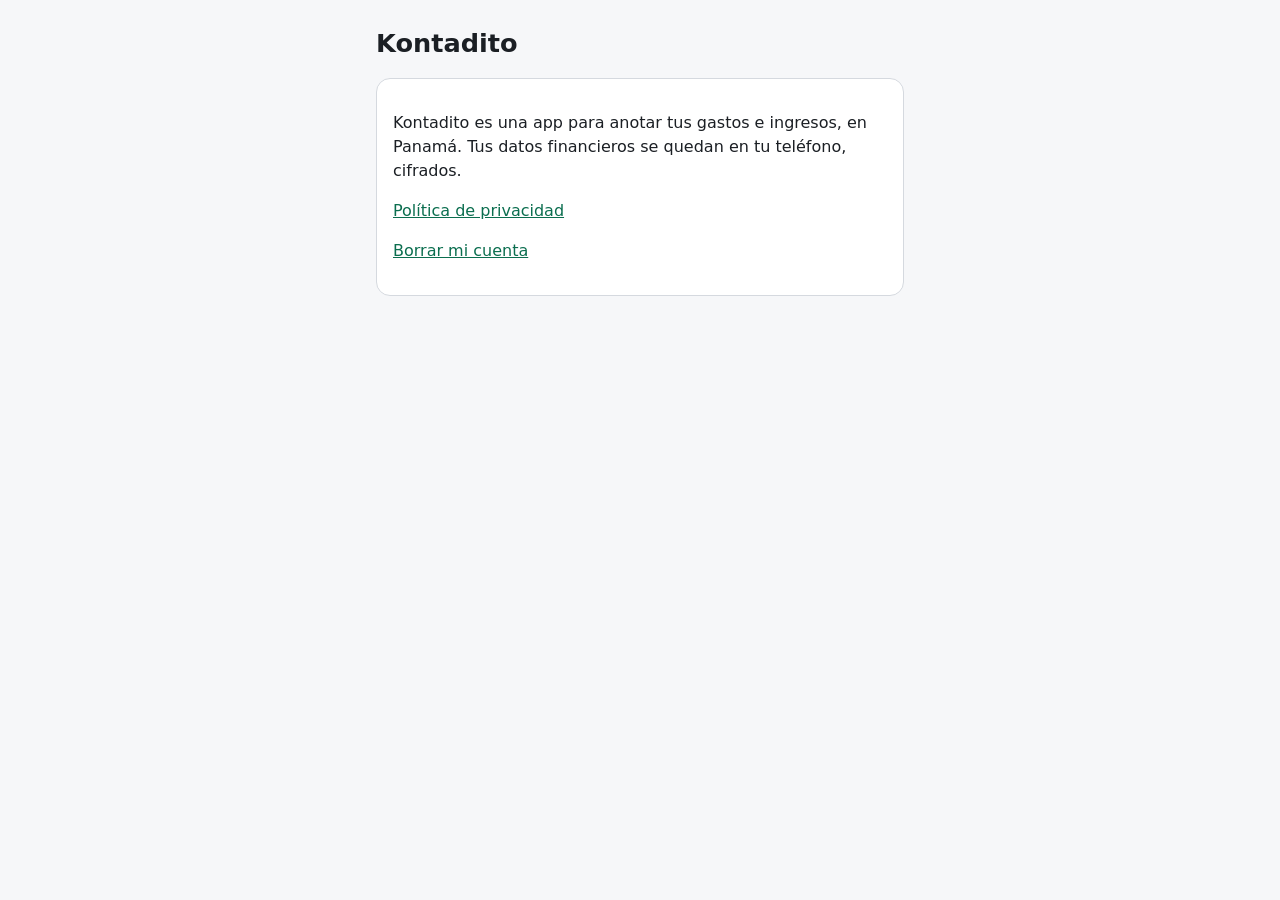
<file: index.html>
<!doctype html>
<html lang="es">
<head>
  <meta charset="utf-8">
  <meta name="viewport" content="width=device-width, initial-scale=1">
  <meta http-equiv="Content-Security-Policy" content="default-src 'none'; style-src 'self'; img-src 'self'; base-uri 'none'; form-action 'none'">
  <meta name="referrer" content="no-referrer">
  <title>Kontadito</title>
  <link rel="stylesheet" href="estilos.css">
</head>
<body>
  <main>
    <h1>Kontadito</h1>
    <section class="tarjeta">
      <p>Kontadito es una app para anotar tus gastos e ingresos, en Panamá.
        Tus datos financieros se quedan en tu teléfono, cifrados.</p>
      <p><a href="privacidad.html">Política de privacidad</a></p>
      <p><a href="borrar-cuenta.html">Borrar mi cuenta</a></p>
    </section>
  </main>
</body>
</html>
</file>
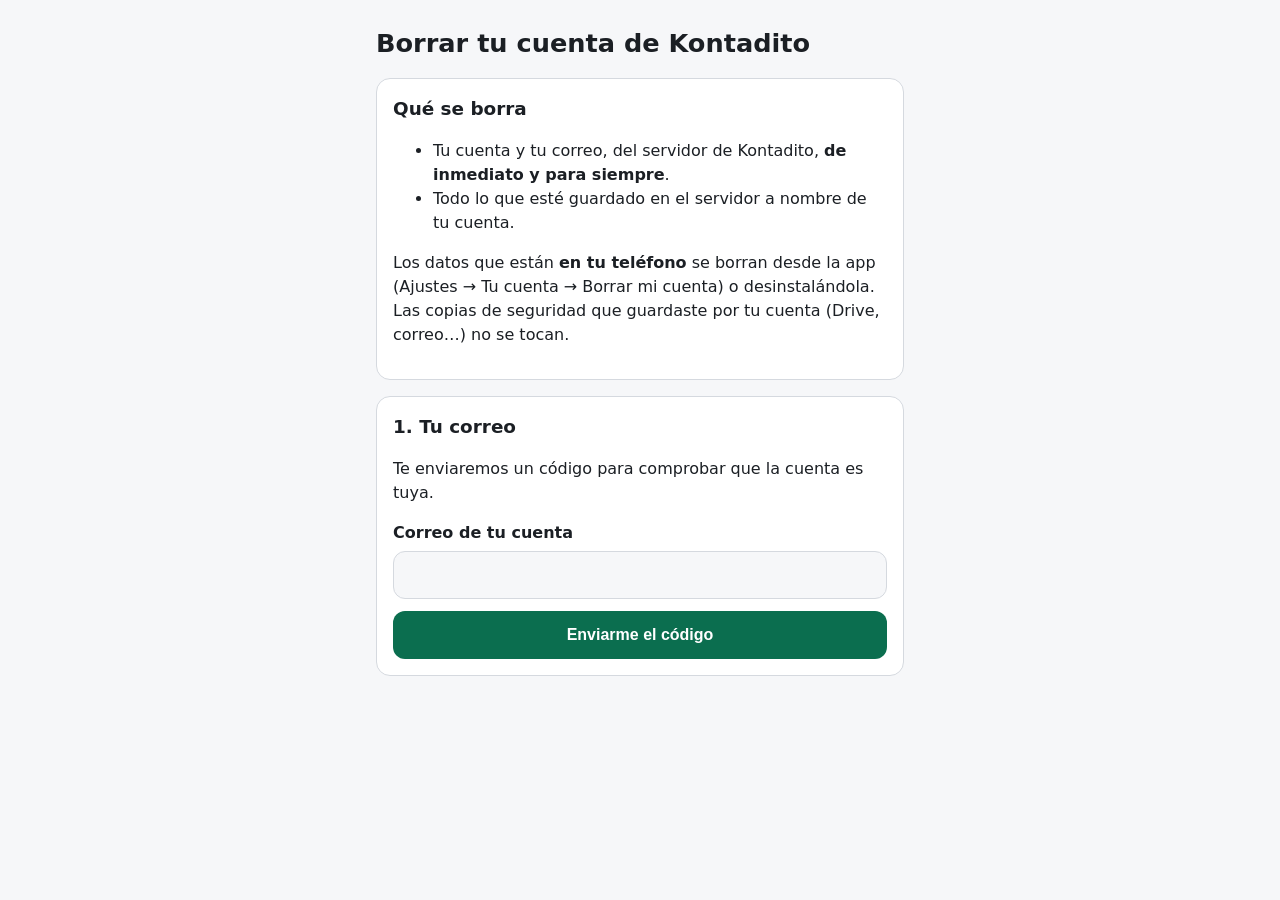
<file: borrar-cuenta.html>
<!doctype html>
<html lang="es">
<head>
  <meta charset="utf-8">
  <meta name="viewport" content="width=device-width, initial-scale=1">
  <meta http-equiv="Content-Security-Policy" content="default-src 'none'; script-src 'self'; style-src 'self'; img-src 'self'; connect-src https://iqzmpsaviqpolgbrmxqt.supabase.co; form-action 'none'; base-uri 'none'">
  <meta name="referrer" content="no-referrer">
  <meta name="robots" content="noindex">
  <title>Borrar cuenta de Kontadito</title>
  <link rel="stylesheet" href="estilos.css">
</head>
<body>
  <main>
    <h1>Borrar tu cuenta de Kontadito</h1>

    <section class="tarjeta">
      <h2>Qué se borra</h2>
      <ul>
        <li>Tu cuenta y tu correo, del servidor de Kontadito, <strong>de inmediato y para siempre</strong>.</li>
        <li>Todo lo que esté guardado en el servidor a nombre de tu cuenta.</li>
      </ul>
      <p>Los datos que están <strong>en tu teléfono</strong> se borran desde la app
        (Ajustes → Tu cuenta → Borrar mi cuenta) o desinstalándola.
        Las copias de seguridad que guardaste por tu cuenta (Drive, correo…) no se tocan.</p>
    </section>

    <section class="tarjeta" id="paso-correo">
      <h2>1. Tu correo</h2>
      <p>Te enviaremos un código para comprobar que la cuenta es tuya.</p>
      <label for="correo">Correo de tu cuenta</label>
      <input id="correo" type="email" autocomplete="email" maxlength="254" required>
      <button id="enviar" type="button">Enviarme el código</button>
    </section>

    <section class="tarjeta oculto" id="paso-codigo">
      <h2>2. El código</h2>
      <p id="texto-codigo"></p>
      <label for="codigo">Código del correo</label>
      <input id="codigo" type="text" inputmode="numeric" autocomplete="one-time-code" maxlength="10">
      <button id="verificar" type="button">Comprobar código</button>
    </section>

    <section class="tarjeta oculto" id="paso-confirmar">
      <h2>3. Confirmar</h2>
      <p>Esto <strong>no se puede deshacer</strong>. Escribe <strong>BORRAR</strong> para confirmar.</p>
      <label for="confirmacion">Escribe BORRAR</label>
      <input id="confirmacion" type="text" autocomplete="off" maxlength="12">
      <button id="borrar" type="button" class="peligro">Borrar mi cuenta para siempre</button>
    </section>

    <section class="tarjeta oculto" id="paso-listo">
      <h2>Cuenta borrada</h2>
      <p>Tu cuenta y tu correo se borraron del servidor de Kontadito.</p>
    </section>

    <p id="mensaje" role="status" aria-live="polite"></p>
  </main>
  <script src="borrar-cuenta.js"></script>
</body>
</html>
</file>
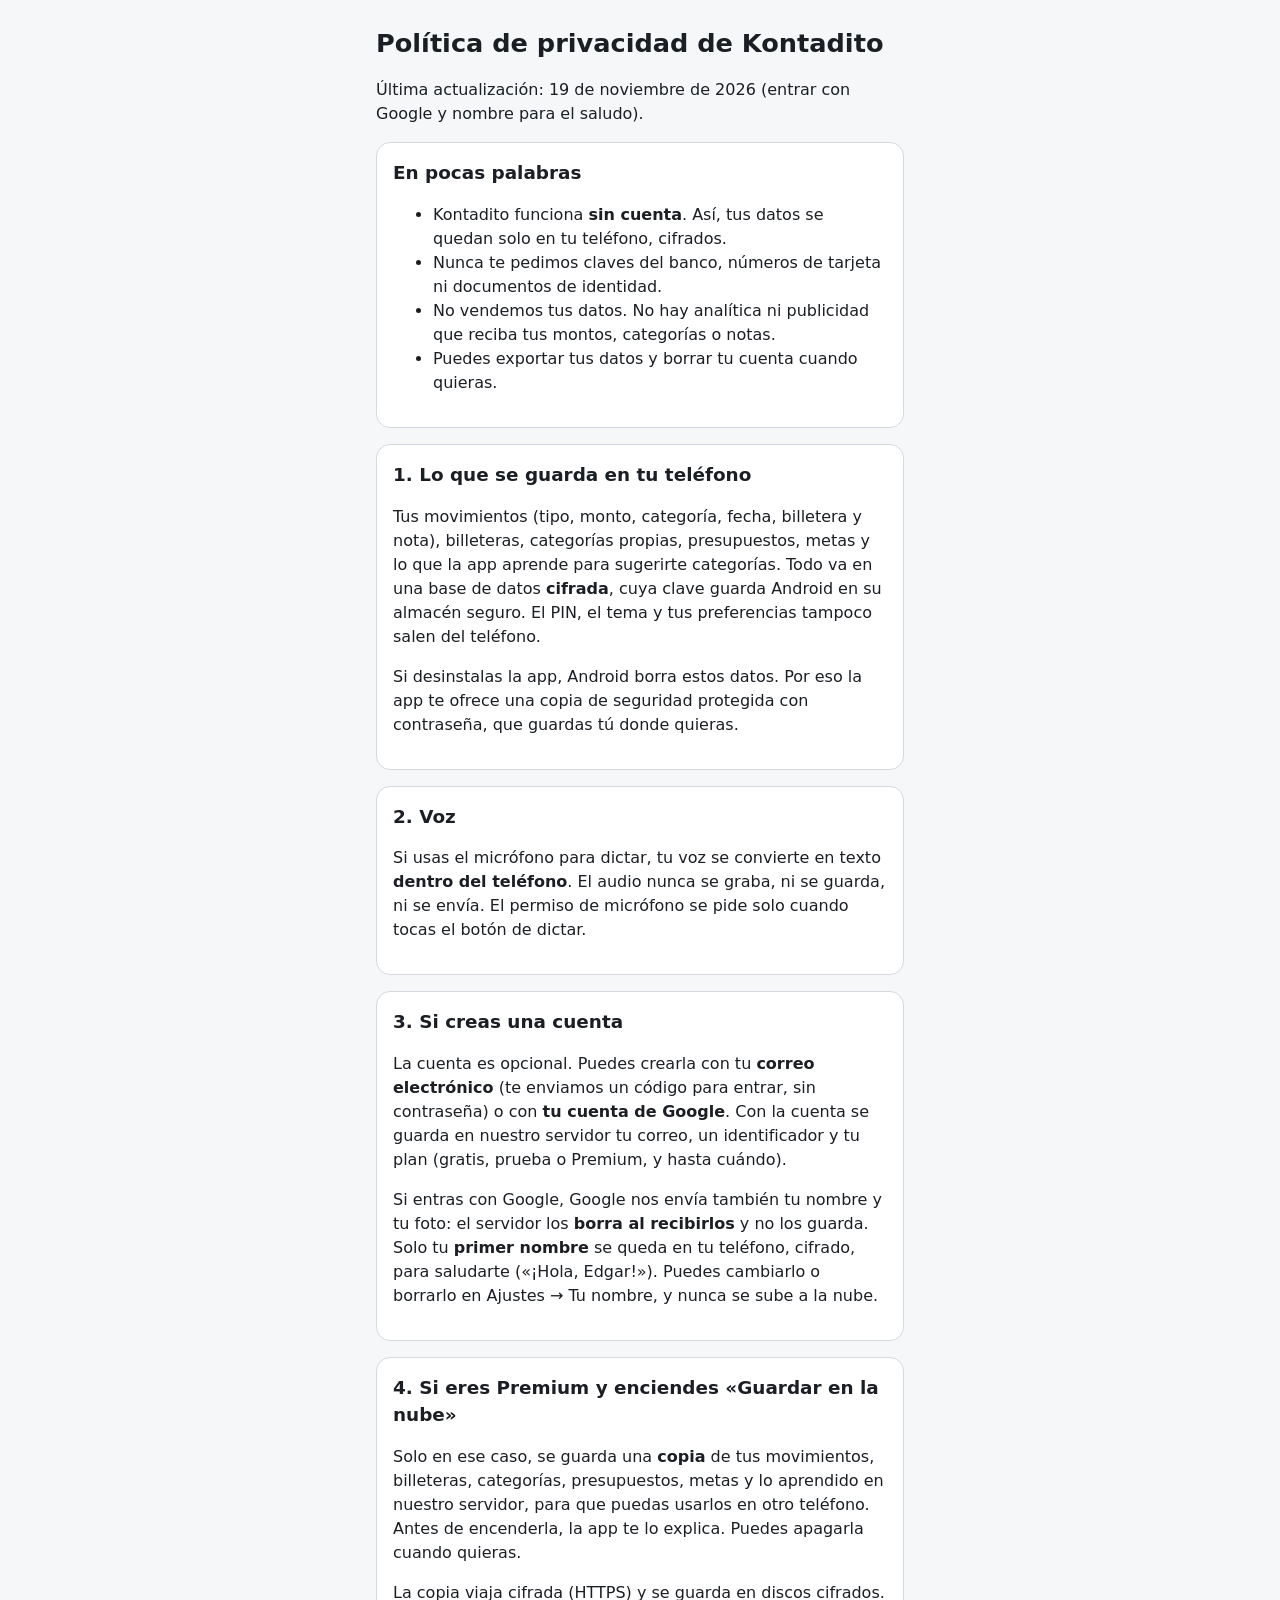
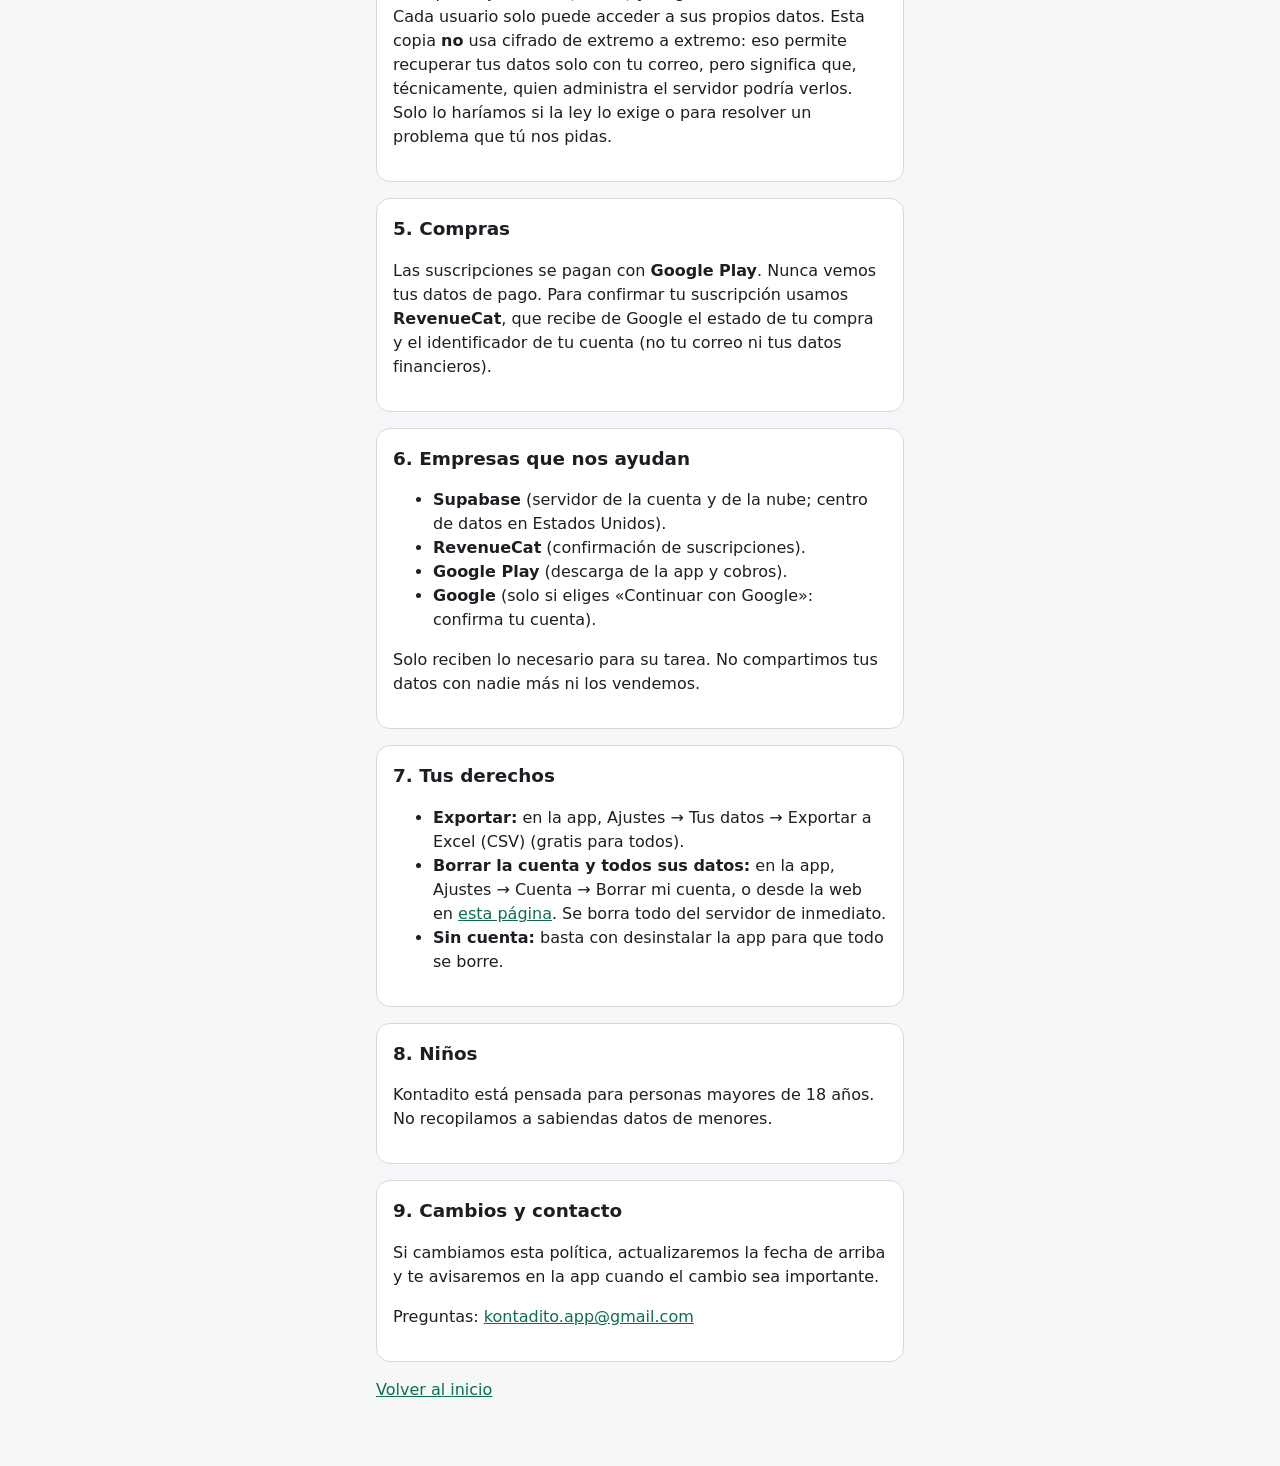
<file: privacidad.html>
<!doctype html>
<html lang="es">
<head>
  <meta charset="utf-8">
  <meta name="viewport" content="width=device-width, initial-scale=1">
  <meta http-equiv="Content-Security-Policy" content="default-src 'none'; style-src 'self'; img-src 'self'; base-uri 'none'; form-action 'none'">
  <meta name="referrer" content="no-referrer">
  <title>Política de privacidad · Kontadito</title>
  <link rel="stylesheet" href="estilos.css">
</head>
<body>
  <main>
    <h1>Política de privacidad de Kontadito</h1>
    <p>Última actualización: 19 de noviembre de 2026 (entrar con Google y nombre para el saludo).</p>

    <section class="tarjeta">
      <h2>En pocas palabras</h2>
      <ul>
        <li>Kontadito funciona <strong>sin cuenta</strong>. Así, tus datos se quedan solo en tu teléfono, cifrados.</li>
        <li>Nunca te pedimos claves del banco, números de tarjeta ni documentos de identidad.</li>
        <li>No vendemos tus datos. No hay analítica ni publicidad que reciba tus montos, categorías o notas.</li>
        <li>Puedes exportar tus datos y borrar tu cuenta cuando quieras.</li>
      </ul>
    </section>

    <section class="tarjeta">
      <h2>1. Lo que se guarda en tu teléfono</h2>
      <p>Tus movimientos (tipo, monto, categoría, fecha, billetera y nota), billeteras, categorías propias,
        presupuestos, metas y lo que la app aprende para sugerirte categorías. Todo va en una base de datos
        <strong>cifrada</strong>, cuya clave guarda Android en su almacén seguro. El PIN, el tema y tus
        preferencias tampoco salen del teléfono.</p>
      <p>Si desinstalas la app, Android borra estos datos. Por eso la app te ofrece una copia de seguridad
        protegida con contraseña, que guardas tú donde quieras.</p>
    </section>

    <section class="tarjeta">
      <h2>2. Voz</h2>
      <p>Si usas el micrófono para dictar, tu voz se convierte en texto <strong>dentro del teléfono</strong>.
        El audio nunca se graba, ni se guarda, ni se envía. El permiso de micrófono se pide solo cuando tocas
        el botón de dictar.</p>
    </section>

    <section class="tarjeta">
      <h2>3. Si creas una cuenta</h2>
      <p>La cuenta es opcional. Puedes crearla con tu <strong>correo electrónico</strong> (te enviamos un código
        para entrar, sin contraseña) o con <strong>tu cuenta de Google</strong>. Con la cuenta se guarda en nuestro
        servidor tu correo, un identificador y tu plan (gratis, prueba o Premium, y hasta cuándo).</p>
      <p>Si entras con Google, Google nos envía también tu nombre y tu foto: el servidor los <strong>borra al
        recibirlos</strong> y no los guarda. Solo tu <strong>primer nombre</strong> se queda en tu teléfono, cifrado,
        para saludarte («¡Hola, Edgar!»). Puedes cambiarlo o borrarlo en Ajustes → Tu nombre, y nunca se sube a la nube.</p>
    </section>

    <section class="tarjeta">
      <h2>4. Si eres Premium y enciendes «Guardar en la nube»</h2>
      <p>Solo en ese caso, se guarda una <strong>copia</strong> de tus movimientos, billeteras, categorías,
        presupuestos, metas y lo aprendido en nuestro servidor, para que puedas usarlos en otro teléfono.
        Antes de encenderla, la app te lo explica. Puedes apagarla cuando quieras.</p>
      <p>La copia viaja cifrada (HTTPS) y se guarda en discos cifrados. Cada usuario solo puede acceder a sus
        propios datos. Esta copia <strong>no</strong> usa cifrado de extremo a extremo: eso permite recuperar
        tus datos solo con tu correo, pero significa que, técnicamente, quien administra el servidor podría
        verlos. Solo lo haríamos si la ley lo exige o para resolver un problema que tú nos pidas.</p>
    </section>

    <section class="tarjeta">
      <h2>5. Compras</h2>
      <p>Las suscripciones se pagan con <strong>Google Play</strong>. Nunca vemos tus datos de pago. Para
        confirmar tu suscripción usamos <strong>RevenueCat</strong>, que recibe de Google el estado de tu
        compra y el identificador de tu cuenta (no tu correo ni tus datos financieros).</p>
    </section>

    <section class="tarjeta">
      <h2>6. Empresas que nos ayudan</h2>
      <ul>
        <li><strong>Supabase</strong> (servidor de la cuenta y de la nube; centro de datos en Estados Unidos).</li>
        <li><strong>RevenueCat</strong> (confirmación de suscripciones).</li>
        <li><strong>Google Play</strong> (descarga de la app y cobros).</li>
        <li><strong>Google</strong> (solo si eliges «Continuar con Google»: confirma tu cuenta).</li>
      </ul>
      <p>Solo reciben lo necesario para su tarea. No compartimos tus datos con nadie más ni los vendemos.</p>
    </section>

    <section class="tarjeta">
      <h2>7. Tus derechos</h2>
      <ul>
        <li><strong>Exportar:</strong> en la app, Ajustes → Tus datos → Exportar a Excel (CSV) (gratis para todos).</li>
        <li><strong>Borrar la cuenta y todos sus datos:</strong> en la app, Ajustes → Cuenta → Borrar mi cuenta,
          o desde la web en <a href="borrar-cuenta.html">esta página</a>. Se borra todo del servidor de inmediato.</li>
        <li><strong>Sin cuenta:</strong> basta con desinstalar la app para que todo se borre.</li>
      </ul>
    </section>

    <section class="tarjeta">
      <h2>8. Niños</h2>
      <p>Kontadito está pensada para personas mayores de 18 años. No recopilamos a sabiendas datos de menores.</p>
    </section>

    <section class="tarjeta">
      <h2>9. Cambios y contacto</h2>
      <p>Si cambiamos esta política, actualizaremos la fecha de arriba y te avisaremos en la app cuando el
        cambio sea importante.</p>
      <p>Preguntas: <a href="mailto:kontadito.app@gmail.com">kontadito.app@gmail.com</a></p>
    </section>

    <p><a href="index.html">Volver al inicio</a></p>
  </main>
</body>
</html>
</file>
<file: estilos.css>
:root {
  --fondo: #f6f7f9;
  --superficie: #ffffff;
  --texto: #1b1f24;
  --secundario: #525a64;
  --borde: #d5d9df;
  --primario: #0b6e4f;
  --peligro: #b3261e;
}
@media (prefers-color-scheme: dark) {
  :root {
    --fondo: #121417;
    --superficie: #1c1f24;
    --texto: #eef0f3;
    --secundario: #b4bac2;
    --borde: #3a3f46;
    --primario: #5fd3a5;
    --peligro: #ff8a80;
  }
}
* { box-sizing: border-box; }
body {
  margin: 0;
  background: var(--fondo);
  color: var(--texto);
  font: 16px/1.5 system-ui, -apple-system, "Segoe UI", Roboto, sans-serif;
}
main { max-width: 560px; margin: 0 auto; padding: 24px 16px 48px; }
h1 { font-size: 1.6rem; margin: 0 0 16px; }
h2 { font-size: 1.15rem; margin: 0 0 8px; }
.tarjeta {
  background: var(--superficie);
  border: 1px solid var(--borde);
  border-radius: 14px;
  padding: 16px;
  margin-bottom: 16px;
}
.oculto { display: none; }
label { display: block; font-weight: 600; margin: 12px 0 6px; }
input {
  width: 100%;
  min-height: 48px;
  font-size: 1rem;
  padding: 0 12px;
  border: 1px solid var(--borde);
  border-radius: 12px;
  background: var(--fondo);
  color: var(--texto);
}
button {
  width: 100%;
  min-height: 48px;
  margin-top: 12px;
  border: 0;
  border-radius: 12px;
  font-size: 1rem;
  font-weight: 700;
  background: var(--primario);
  color: var(--superficie);
  cursor: pointer;
}
button.peligro { background: var(--peligro); }
button:disabled { opacity: 0.5; cursor: default; }
#mensaje { min-height: 1.5em; }
#mensaje.error { color: var(--peligro); font-weight: 600; }
a { color: var(--primario); }
</file>
